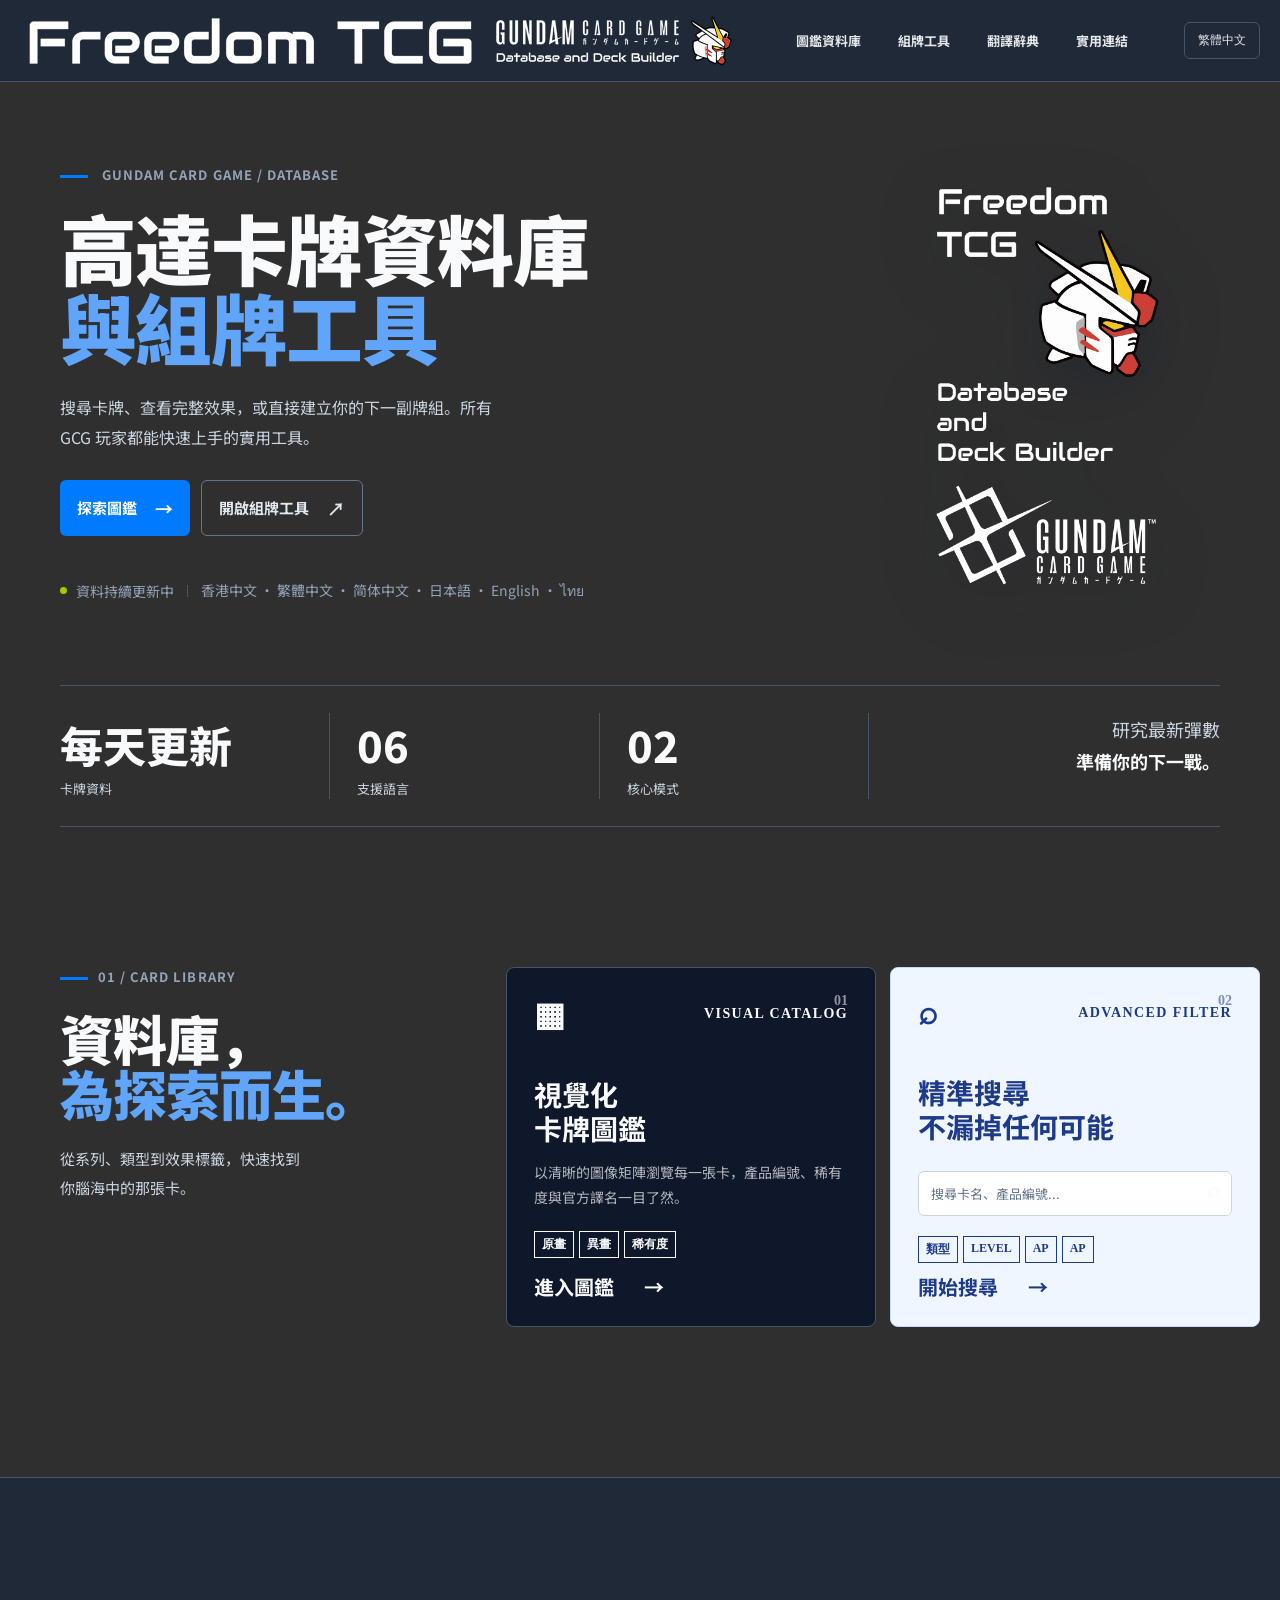
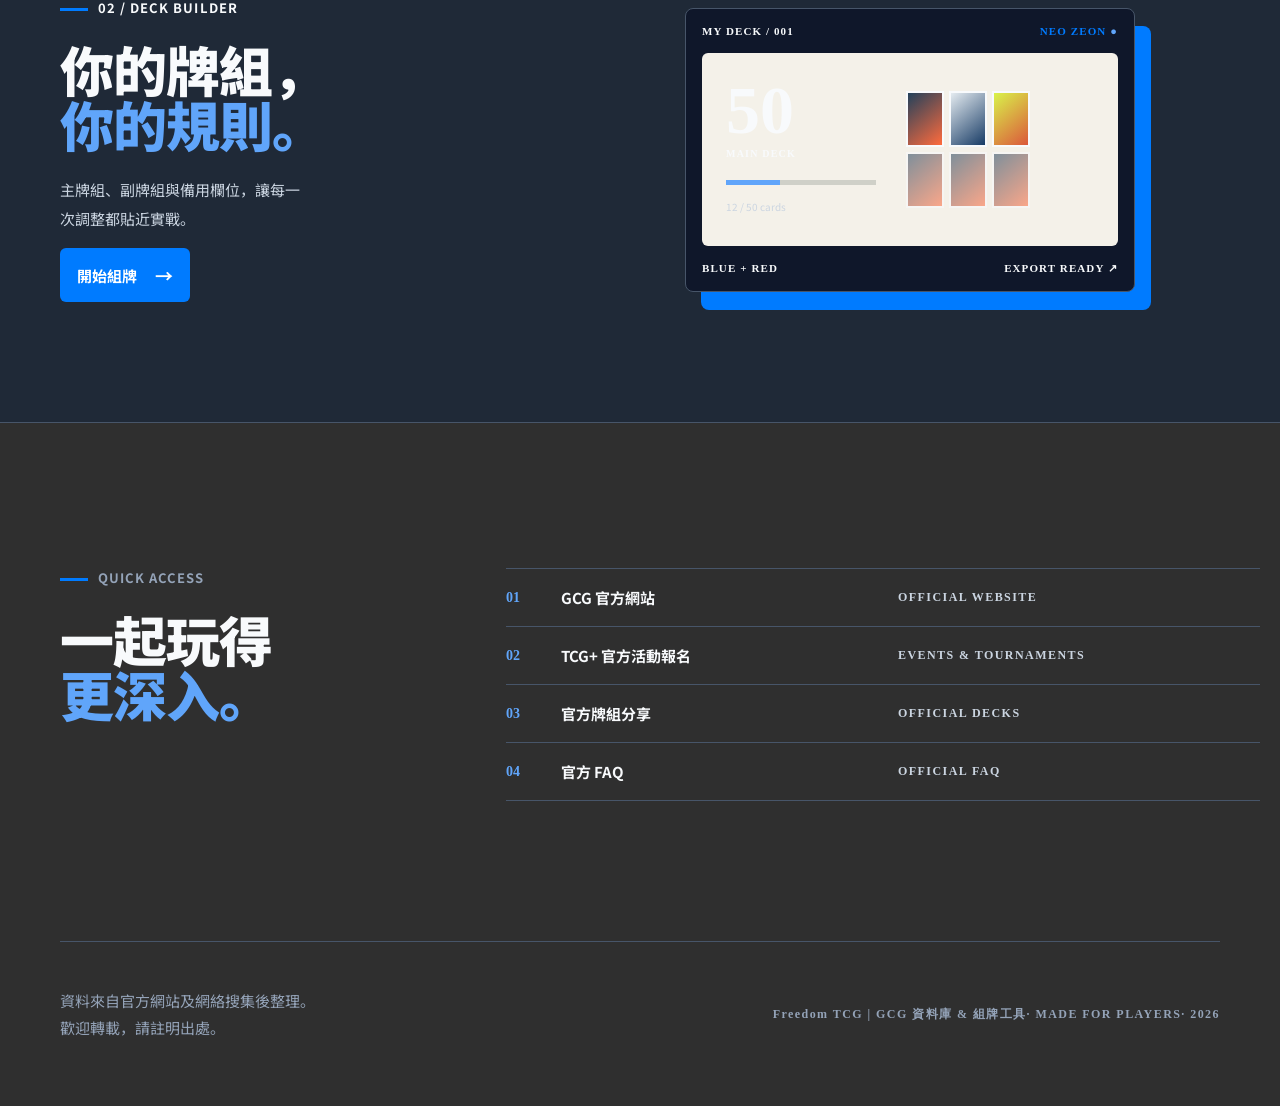
<file: index.html>
<!doctype html>
<html lang="zh-Hant">
<head>
  <meta charset="utf-8">
  <meta name="viewport" content="width=device-width, initial-scale=1">
  <meta name="description" content="Freedom TCG - Gundam Card Game 資料庫與組牌工具">
  <title>Freedom TCG | GCG 資料庫 & 組牌工具</title>
  <link rel="icon" href="FreedomGCG.ico" sizes="any">
  <link rel="preconnect" href="https://fonts.googleapis.com">
  <link rel="preconnect" href="https://fonts.gstatic.com" crossorigin>
  <link href="https://fonts.googleapis.com/css2?family=Noto+Sans+SC:wght@300;400;500;700;900&display=swap" rel="stylesheet">
  <link rel="stylesheet" href="styles.css">
</head>
<body>
  <div class="site-shell">
    <header class="topbar">
      <a class="brand" href="#top" aria-label="Freedom TCG 首頁">
        <picture>
          <source media="(max-width: 760px)" srcset="FreedomTCG_GCG_Header_M_Logo-01.png">
          <img class="brand-logo" src="FreedomTCG_GCG_Header_D_Logo-01.png" alt="Freedom TCG">
        </picture>
      </a>
      <nav class="nav-links" aria-label="主要導覽">
        <a href="#collection" data-i18n="navCollection">圖鑑資料庫</a>
        <a href="#builder" data-i18n="navBuilder">組牌工具</a>
        <a href="dictionary.html" data-i18n="navDictionary">翻譯辭典</a>
        <a href="#links" data-i18n="navLinks">實用連結</a>
      </nav>
      <div class="top-actions">
        <div class="language-picker">
          <button class="language" type="button" aria-label="選擇語言" aria-expanded="false" aria-controls="language-menu"><span id="current-language">繁體中文</span></button>
          <div class="language-menu" id="language-menu" role="menu"></div>
        </div>
      </div>
    </header>

    <main id="top">
      <section class="hero section-wrap">
        <div class="reveal">
          <p class="eyebrow"><span></span> GUNDAM CARD GAME / DATABASE</p>
          <h1 data-i18n-html="heroTitle">GCG 卡牌資料庫<br><em>與組牌工具</em></h1>
          <p class="hero-description" data-i18n="heroDescription">搜尋卡牌、查看完整效果，或直接建立你的下一副牌組。所有 GCG 玩家都能快速上手的實用工具。</p>
          <div class="hero-actions">
            <a class="button button-primary" href="https://gcg.freedom-tcg.org/?mode=collection" target="_blank" rel="noreferrer" data-i18n-html="explore">探索圖鑑 <span>→</span></a>
            <a class="button button-quiet" href="https://gcg.freedom-tcg.org/?mode=deck" target="_blank" rel="noreferrer" data-i18n-html="openBuilder">開啟組牌工具 <span>↗</span></a>
          </div>
          <div class="hero-meta"><span class="status-dot"></span> <span data-i18n="updating">資料持續更新中</span> <i></i> 香港中文 · 繁體中文 · 简体中文 · 日本語 · English · ไทย</div>
        </div>
        <div class="reveal reveal-delay" aria-label="Freedom TCG logo">
          <img class="hero-logo" src="FreedomTCG_GCG_Logo_H-01.png" alt="Freedom TCG GCG Logo">
        </div>
      </section>

      <section class="stats section-wrap reveal" aria-label="平台資料">
        <div><strong data-i18n="dailyUpdate">每天更新</strong><small data-i18n="cards">卡牌資料</small></div>
        <div><strong>06</strong><small data-i18n="languages">支援語言</small></div>
        <div><strong>02</strong><small data-i18n="modes">核心模式</small></div>
        <div class="stats-note" data-i18n-html="statsNote">研究最新彈數<br><b>準備你的下一戰。</b></div>
      </section>

      <section class="feature-section section-wrap" id="collection">
        <div class="section-heading reveal">
			<p class="eyebrow"><span></span>01 / CARD LIBRARY</p>
			<h2 data-i18n-html="collectionTitle">資料庫，<br><em>為探索而生。</em></h2>
			<p data-i18n="collectionDescription">從系列、類型到效果標籤，快速找到你腦海中的那張卡。</p>
		</div>
        <div class="feature-grid">
			  <article class="feature-panel collection-panel reveal reveal-delay">
				  <div class="panel-number">01</div>
				  <div class="filter-top">
            <div class="panel-icon">▦</div>
            <span>VISUAL CATALOG</span>
          </div>
					  <h3 data-i18n-html="visualLibrary">視覺化<br>卡牌圖鑑</h3>
					  <p data-i18n="visualDescription">以清晰的圖像矩陣瀏覽每一張卡，產品編號、稀有度與官方譯名一目了然。</p>
					  <div class="tag-row">
					  <span>原畫</span><span>異畫</span><span>稀有度</span>
				  </div>
				  <a href="https://gcg.freedom-tcg.org/?mode=collection" target="_blank" rel="noreferrer" class="panel-link" data-i18n-html="enterLibrary">進入圖鑑 <b>→</b></a>
			  </article>
			<article class="feature-panel filter-panel reveal reveal-delay-2 visible">
				<div class="panel-number">02</div>
				<div class="filter-top">
					<div class="panel-icon">⌕</div>
					<span>ADVANCED FILTER</span>
				</div>
				<h3 data-i18n-html="searchTitle">精準搜尋<br>不漏掉任何可能</h3>
				<div class="fake-search">
					<span data-i18n="searchPlaceholder">搜尋卡名、產品編號...</span>
					<b>⌕</b>
				</div>
				<div class="filter-chips">
					<span>類型</span>
					<span>LEVEL</span>
					<span>AP</span>
					<span>AP</span>
				</div>
				<a href="https://gcg.freedom-tcg.org/?mode=collection" target="_blank" rel="noreferrer" class="panel-link" data-i18n-html="startSearch">開始搜尋 <b>→</b></a>
			</article>
        </div>
      </section>

      <section class="builder-section" id="builder">
		  <div class="section-wrap builder-layout">
			  <div class="builder-copy reveal">
			  <p class="eyebrow"><span></span>02 / DECK BUILDER</p>
			  <h2 data-i18n-html="builderTitle">你的牌組，<br><em>你的規則。</em></h2>
			  <p data-i18n="builderDescription">主牌組、副牌組與備用欄位，讓每一次調整都貼近實戰。</p>
			  <a class="button button-primary" href="https://gcg.freedom-tcg.org/?mode=deck" target="_blank" rel="noreferrer" data-i18n-html="startBuilding">開始組牌 <span>→</span></a>
			  </div>
		  <div class="deck-preview reveal reveal-delay">
			  <div class="deck-header">
				  <span>MY DECK / 001</span>
				  <strong>NEO ZEON <i>●</i></strong>
			  </div>
		  <div class="deck-body">
			  <div class="deck-count">
				  <strong>50</strong><small>MAIN DECK</small>
				  <div class="count-bar"><i></i></div><span>12 / 50 cards</span></div>
				  <div class="mini-cards"><i></i><i></i><i></i><i></i><i></i><i></i></div></div>
				  <div class="deck-footer"><span>BLUE <b>+</b> RED</span><span>EXPORT READY ↗</span></div>
			  </div>
		  </div>	
	  </section>

      <section class="links-section section-wrap" id="links">
		  <div class="links-intro reveal"><p class="eyebrow"><span></span>QUICK ACCESS</p><h2 data-i18n-html="linksTitle">一起玩得<br><em>更深入。</em></h2></div><div class="link-list reveal reveal-delay">
			  <a href="https://www.gundam-gcg.com/" target="_blank" rel="noreferrer"><span class="link-index">01</span><b data-i18n="officialSite">GCG 官方網站</b><small>OFFICIAL WEBSITE</small></a>
			  <a href="https://www.bandai-tcg-plus.com/" target="_blank" rel="noreferrer"><span class="link-index">02</span><b data-i18n="eventRegistration">TCG+ 官方活動報名</b><small>EVENTS & TOURNAMENTS</small></a>
			  <a href="https://www.gundam-gcg.com/zh-tw/decks/" target="_blank" rel="noreferrer"><span class="link-index">03</span><b data-i18n="officialDecks">官方牌組分享</b><small>OFFICIAL DECKS</small></a>
			  <a href="https://www.gundam-gcg.com/zh-tw/rules/faqs/" target="_blank" rel="noreferrer"><span class="link-index">04</span><b data-i18n="officialFaq">官方 FAQ</b><small>OFFICIAL FAQ</small></a>
		  </div>
	  </section>
    </main>
    <footer class="footer section-wrap">
		<p data-i18n-html="footer">資料來自官方網站及網絡知識整理。歡迎轉載，但請註明出處。</p>
		<span class="footer-note">Freedom TCG | GCG 資料庫 & 組牌工具· MADE FOR PLAYERS· 2026</span>
	</footer>
  </div>
  <script src="script.js"></script>
</body>
</html>
</file>
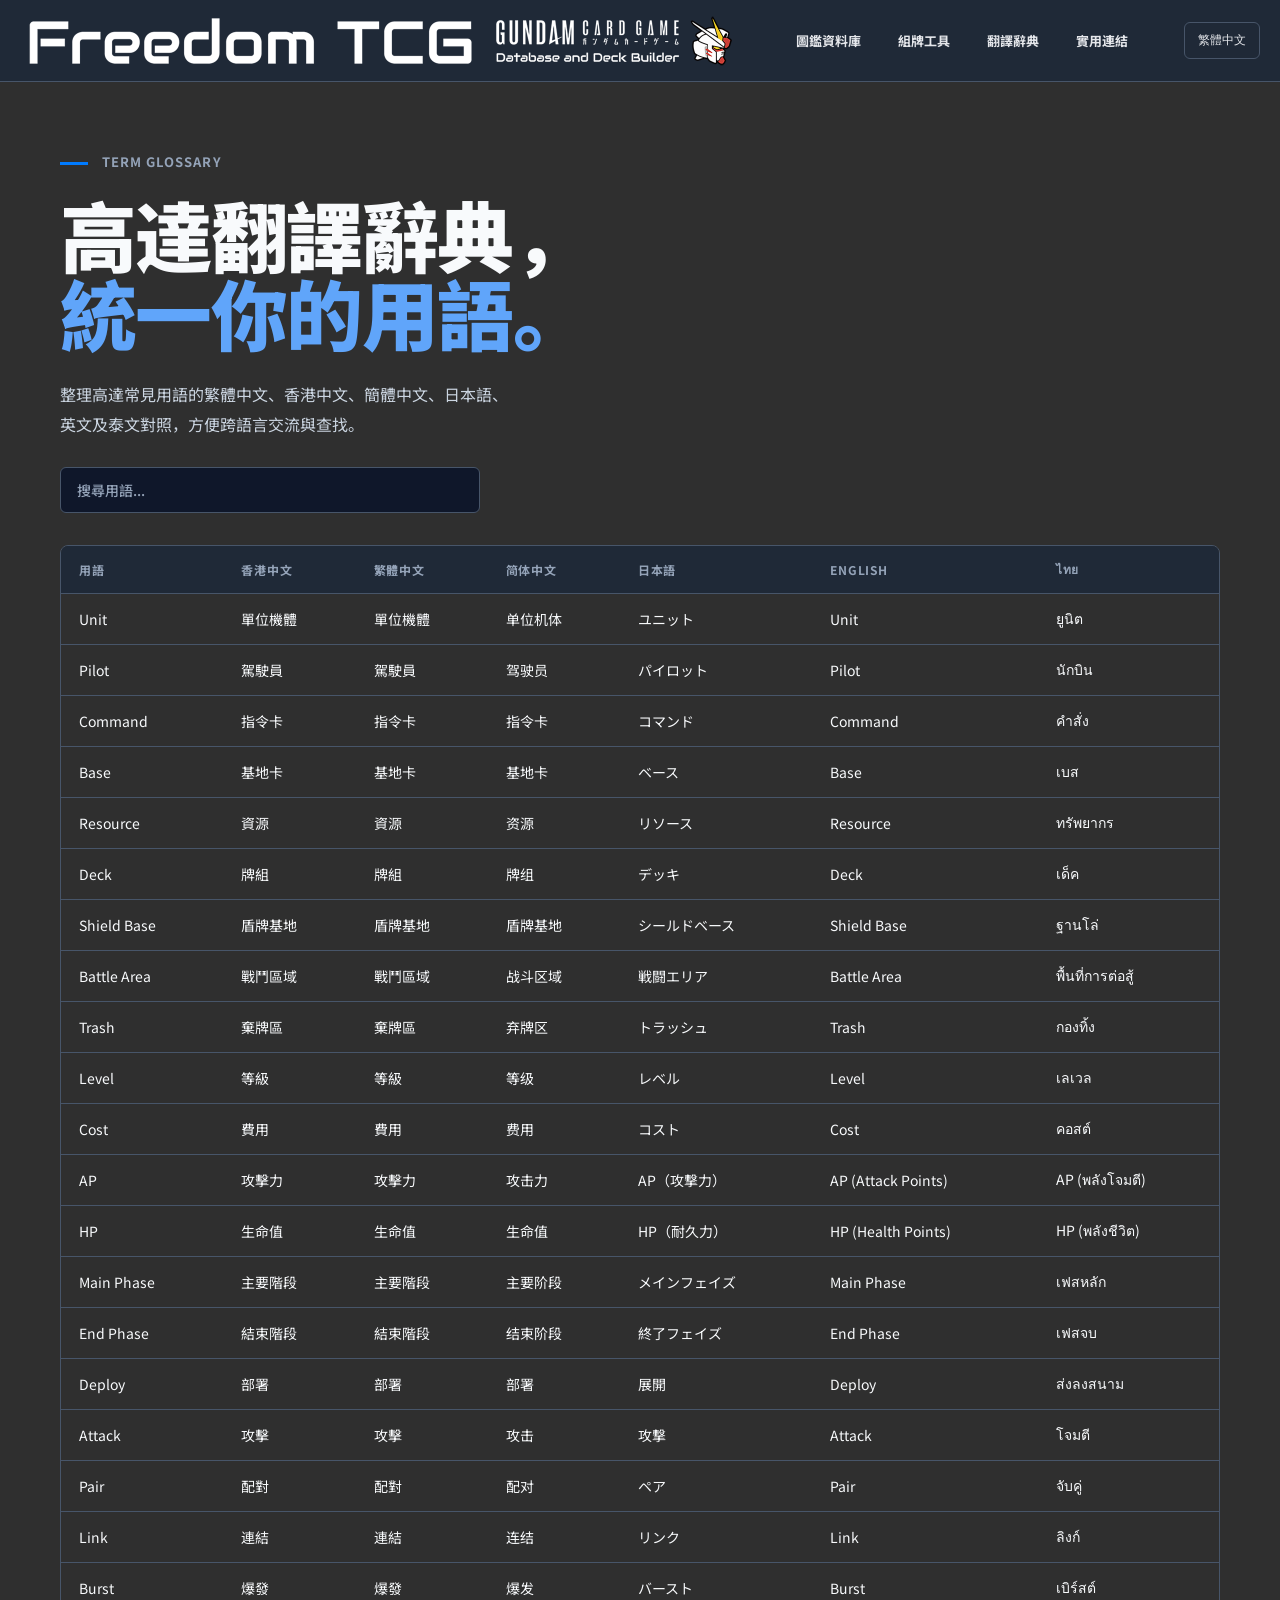
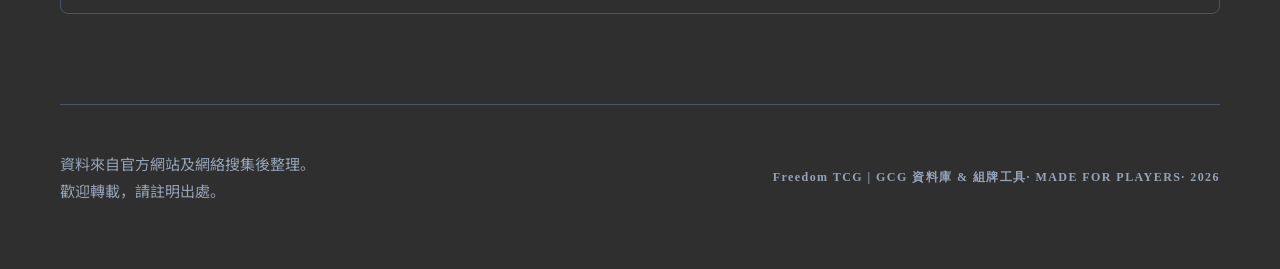
<file: dictionary.html>
<!doctype html>
<html lang="zh-Hant">
<head>
  <meta charset="utf-8">
  <meta name="viewport" content="width=device-width, initial-scale=1">
  <meta name="description" content="Freedom TCG - GCG 常用術語翻譯辭典">
  <title>Freedom TCG | 翻譯辭典</title>
  <link rel="icon" href="FreedomGCG.ico" sizes="any">
  <link rel="preconnect" href="https://fonts.googleapis.com">
  <link rel="preconnect" href="https://fonts.gstatic.com" crossorigin>
  <link href="https://fonts.googleapis.com/css2?family=Noto+Sans+SC:wght@300;400;500;700;900&display=swap" rel="stylesheet">
  <link rel="stylesheet" href="styles.css">
</head>
<body data-title-key="dictionaryPageTitle">
  <div class="site-shell">
    <header class="topbar">
      <a class="brand" href="index.html#top" aria-label="Freedom TCG 首頁">
        <picture>
          <source media="(max-width: 760px)" srcset="FreedomTCG_GCG_Header_M_Logo-01.png">
          <img class="brand-logo" src="FreedomTCG_GCG_Header_D_Logo-01.png" alt="Freedom TCG">
        </picture>
      </a>
      <nav class="nav-links" aria-label="主要導覽">
        <a href="index.html#collection" data-i18n="navCollection">圖鑑資料庫</a>
        <a href="index.html#builder" data-i18n="navBuilder">組牌工具</a>
        <a href="dictionary.html" data-i18n="navDictionary">翻譯辭典</a>
        <a href="index.html#links" data-i18n="navLinks">實用連結</a>
      </nav>
      <div class="top-actions">
        <div class="language-picker">
          <button class="language" type="button" aria-label="選擇語言" aria-expanded="false" aria-controls="language-menu"><span id="current-language">繁體中文</span></button>
          <div class="language-menu" id="language-menu" role="menu"></div>
        </div>
      </div>
    </header>

    <main id="top">
      <section class="hero section-wrap dictionary-section">
        <div class="reveal">
          <p class="eyebrow"><span></span> <b data-i18n="dictionaryEyebrow">TERM GLOSSARY</b></p>
          <h1 data-i18n-html="dictionaryTitle">高達翻譯辭典，<br><em>統一你的用語。</em></h1>
          <p class="hero-description" data-i18n="dictionaryDescription">整理高達常見用語的繁體中文、香港中文、簡體中文、日本語、英文及泰文對照，方便跨語言交流與查找。</p>

          <div class="dict-search">
            <input id="dictionary-search" type="search" data-i18n-placeholder="dictionarySearchPlaceholder" placeholder="搜尋用語...">
          </div>

          <div class="dict-table-wrap">
            <table class="dict-table">
              <thead>
                <tr>
                  <th data-i18n="dictionaryColTerm">用語</th>
                  <th>香港中文</th>
                  <th>繁體中文</th>
                  <th>简体中文</th>
                  <th>日本語</th>
                  <th>English</th>
                  <th>ไทย</th>
                </tr>
              </thead>
              <tbody>
                <tr><td>Unit</td><td>單位機體</td><td>單位機體</td><td>单位机体</td><td>ユニット</td><td>Unit</td><td>ยูนิต</td></tr>
                <tr><td>Pilot</td><td>駕駛員</td><td>駕駛員</td><td>驾驶员</td><td>パイロット</td><td>Pilot</td><td>นักบิน</td></tr>
                <tr><td>Command</td><td>指令卡</td><td>指令卡</td><td>指令卡</td><td>コマンド</td><td>Command</td><td>คำสั่ง</td></tr>
                <tr><td>Base</td><td>基地卡</td><td>基地卡</td><td>基地卡</td><td>ベース</td><td>Base</td><td>เบส</td></tr>
                <tr><td>Resource</td><td>資源</td><td>資源</td><td>资源</td><td>リソース</td><td>Resource</td><td>ทรัพยากร</td></tr>
                <tr><td>Deck</td><td>牌組</td><td>牌組</td><td>牌组</td><td>デッキ</td><td>Deck</td><td>เด็ค</td></tr>
                <tr><td>Shield Base</td><td>盾牌基地</td><td>盾牌基地</td><td>盾牌基地</td><td>シールドベース</td><td>Shield Base</td><td>ฐานโล่</td></tr>
                <tr><td>Battle Area</td><td>戰鬥區域</td><td>戰鬥區域</td><td>战斗区域</td><td>戦闘エリア</td><td>Battle Area</td><td>พื้นที่การต่อสู้</td></tr>
                <tr><td>Trash</td><td>棄牌區</td><td>棄牌區</td><td>弃牌区</td><td>トラッシュ</td><td>Trash</td><td>กองทิ้ง</td></tr>
                <tr><td>Level</td><td>等級</td><td>等級</td><td>等级</td><td>レベル</td><td>Level</td><td>เลเวล</td></tr>
                <tr><td>Cost</td><td>費用</td><td>費用</td><td>费用</td><td>コスト</td><td>Cost</td><td>คอสต์</td></tr>
                <tr><td>AP</td><td>攻擊力</td><td>攻擊力</td><td>攻击力</td><td>AP（攻撃力）</td><td>AP (Attack Points)</td><td>AP (พลังโจมตี)</td></tr>
                <tr><td>HP</td><td>生命值</td><td>生命值</td><td>生命值</td><td>HP（耐久力）</td><td>HP (Health Points)</td><td>HP (พลังชีวิต)</td></tr>
                <tr><td>Main Phase</td><td>主要階段</td><td>主要階段</td><td>主要阶段</td><td>メインフェイズ</td><td>Main Phase</td><td>เฟสหลัก</td></tr>
                <tr><td>End Phase</td><td>結束階段</td><td>結束階段</td><td>结束阶段</td><td>終了フェイズ</td><td>End Phase</td><td>เฟสจบ</td></tr>
                <tr><td>Deploy</td><td>部署</td><td>部署</td><td>部署</td><td>展開</td><td>Deploy</td><td>ส่งลงสนาม</td></tr>
                <tr><td>Attack</td><td>攻擊</td><td>攻擊</td><td>攻击</td><td>攻撃</td><td>Attack</td><td>โจมตี</td></tr>
                <tr><td>Pair</td><td>配對</td><td>配對</td><td>配对</td><td>ペア</td><td>Pair</td><td>จับคู่</td></tr>
                <tr><td>Link</td><td>連結</td><td>連結</td><td>连结</td><td>リンク</td><td>Link</td><td>ลิงก์</td></tr>
                <tr><td>Burst</td><td>爆發</td><td>爆發</td><td>爆发</td><td>バースト</td><td>Burst</td><td>เบิร์สต์</td></tr>
              </tbody>
            </table>
            <p class="dict-empty" hidden data-i18n="dictionaryNoResults">找不到符合的用語。</p>
          </div>
        </div>
      </section>
    </main>
    <footer class="footer section-wrap">
		<p data-i18n-html="footer">資料來自官方網站及網絡知識整理。歡迎轉載，但請註明出處。</p>
		<span class="footer-note">Freedom TCG | GCG 資料庫 & 組牌工具· MADE FOR PLAYERS· 2026</span>
	</footer>
  </div>
  <script src="script.js"></script>
</body>
</html>
</file>
<file: styles.css>
:root{--ink:#111820;--paper:#f4f1e9;--acid:#d9f34a;--orange:#ff6b3d;--muted:#737a7e;--line:#cfd0c8}*{box-sizing:border-box}html{scroll-behavior:smooth}body{margin:0;background:var(--paper);color:var(--ink);font-family:'Noto Sans TC',sans-serif}a{color:inherit;text-decoration:none}.site-shell{overflow:hidden}.section-wrap{width:min(1160px,calc(100% - 80px));margin:auto}.topbar{height:82px;width:min(1280px,calc(100% - 80px));margin:auto;display:flex;align-items:center;justify-content:space-between;border-bottom:1px solid var(--line)}.brand{display:flex;align-items:center;gap:10px;font-family:'Barlow Condensed',sans-serif;letter-spacing:.04em}.brand-mark{display:grid;place-items:center;background:var(--ink);color:var(--acid);font-size:25px;font-weight:800;width:34px;height:34px;transform:skew(-10deg)}.brand strong{display:block;font-size:21px;line-height:18px}.brand small{display:block;font-family:'Noto Sans TC',sans-serif;font-size:8px;color:var(--muted);letter-spacing:.16em}.nav-links{display:flex;gap:37px;font-size:13px;font-weight:700}.nav-links a:hover,.link-list a:hover{color:var(--orange)}.top-actions{display:flex;gap:12px;align-items:center}.language,.icon-button{border:1px solid var(--line);background:transparent;padding:9px 13px;font:500 12px 'Noto Sans TC';cursor:pointer}.icon-button{font-size:17px;padding:5px 10px}.hero{min-height:570px;display:grid;grid-template-columns:70% 30%;align-items:center;position:relative}.eyebrow{font:700 13px 'Barlow Condensed',sans-serif;letter-spacing:.15em;color:var(--muted);margin:0 0 24px}.eyebrow span{display:inline-block;width:28px;height:3px;background:var(--orange);vertical-align:middle;margin-right:10px}.hero h1,h2{font-size:clamp(48px,6vw,82px);line-height:1.02;letter-spacing:-.04em;margin:0;font-weight:900}.hero h1 em,h2 em{color:var(--orange);font-style:normal}.hero-description{max-width:460px;color:#596168;line-height:1.9;font-size:16px;margin:27px 0}.hero-actions{display:flex;gap:11px}.button{display:inline-flex;align-items:center;gap:30px;padding:14px 17px;font-size:15px;font-weight:700}.button-primary{background:var(--ink);color:var(--paper)}.button-primary:hover{background:var(--orange)}.button-quiet{border:1px solid var(--line)}.button span{font-size:18px}.hero-meta{font-size:12px;color:var(--muted);margin-top:44px;display:flex;align-items:center;gap:9px}.status-dot{width:7px;height:7px;border-radius:50%;background:#a6c900}.hero-meta i{width:1px;height:12px;background:var(--line);margin:0 4px}.hero-logo{display:block;width:min(100%,270px);height:auto;margin:0 auto;filter:drop-shadow(0 18px 32px rgba(15,23,42,.28))}.visual-label{position:absolute;left:18%;top:17%;font:700 12px/1.05 'Barlow Condensed';letter-spacing:.12em;color:var(--muted);transform:rotate(-8deg)}.visual-label strong{font-size:31px;color:var(--ink)}.card-stack{position:relative;width:270px;height:350px;transform:rotate(7deg)}.playing-card{position:absolute;width:192px;height:280px;border:7px solid var(--ink);background:var(--ink);box-shadow:12px 15px 0 rgba(17,24,32,.15)}.card-back{left:1px;top:37px;transform:rotate(-17deg);background:var(--orange);color:var(--ink);display:grid;place-items:center;align-content:center;border-color:var(--orange);font:800 54px 'Barlow Condensed';outline:1px solid var(--ink);outline-offset:-14px}.card-back small{font:700 8px 'Barlow Condensed';letter-spacing:.2em}.card-featured{right:0;top:0;z-index:2;transform:rotate(9deg);background:#e6e5db}.card-art{height:184px;background:linear-gradient(140deg,#152d4d 12%,#b2d4db 13%,#e37b56 53%,#19273a 54%);position:relative}.card-art:after{content:'RX-78';position:absolute;bottom:12px;left:20px;color:white;font:800 35px 'Barlow Condensed';opacity:.8}.card-info{padding:10px;color:var(--ink)}.card-info b{font:700 9px 'Barlow Condensed';color:var(--orange)}.card-info strong{font:800 21px 'Barlow Condensed';display:block}.card-info small{font-size:8px;color:var(--muted)}.card-chip{position:absolute;z-index:3;bottom:14px;left:45px;background:var(--acid);padding:8px 12px;font:800 18px 'Barlow Condensed';box-shadow:4px 4px 0 var(--ink)}.card-chip span{font-size:8px;letter-spacing:.12em;margin-left:5px}.orbit{position:absolute;border:1px solid #c6c9bc;border-radius:50%;width:380px;height:120px;transform:rotate(-28deg)}.orbit-two{width:500px;height:180px;transform:rotate(40deg)}.stats{border-top:1px solid var(--line);border-bottom:1px solid var(--line);display:grid;grid-template-columns:repeat(3,1fr) 1.3fr;padding:27px 0;margin-bottom:140px}.stats>div{border-right:1px solid var(--line);padding-left:27px}.stats>div:first-child{padding-left:0}.stats strong{display:block;font:800 43px 'Barlow Condensed'}.stats strong span{color:var(--orange)}.stats small{font-size:13px;color:var(--muted)}.stats-note{border:0!important;font-size:18px;line-height:1.8;color:var(--muted);text-align:right}.stats-note b{color:var(--ink)}.feature-section{display:grid;grid-template-columns:35% 65%;gap:40px;margin-bottom:150px}.section-heading h2,.links-intro h2,.builder-copy h2{font-size:54px}.section-heading>p:last-child,.builder-copy>p:last-of-type{font-size:15px;line-height:1.9;color:var(--muted);max-width:250px;margin-top:25px}.feature-grid{display:grid;grid-template-columns:1fr 1fr;gap:14px}.feature-panel{min-height:360px;padding:27px;position:relative}.collection-panel{background:var(--ink);color:var(--paper)}.filter-panel{background:var(--acid)}.panel-number{position:absolute;top:25px;right:27px;font:700 14px 'Barlow Condensed';opacity:.55}.panel-icon{font-size:33px;font-family:serif;margin-bottom:30px}.feature-panel h3{font-size:28px;line-height:1.2;margin:44px 0 15px}.feature-panel p{font-size:14px;line-height:1.8;opacity:.7}.tag-row,.filter-chips{display:flex;flex-wrap:wrap;gap:5px;margin-top:20px}.tag-row span,.filter-chips span{font:700 12px 'Barlow Condensed';border:1px solid currentColor;padding:4px 7px}.panel-link{position:absolute;bottom:25px;left:27px;font-size:20px;font-weight:700}.panel-link b{font-size:20px;margin-left:25px}.filter-top{display:flex;align-items:center;justify-content:space-between;font:700 14px 'Barlow Condensed';letter-spacing:.1em}.filter-top .panel-icon{margin:0}.filter-panel h3{font-size:28px;margin-top:44px}.fake-search{background:rgba(255,255,255,.45);padding:12px;color:#596168;font-size:13px;margin-top:28px}.fake-search b{float:right;font-size:20px;color:var(--ink);line-height:10px}.builder-section{background:var(--ink);color:var(--paper);padding:120px 0;margin-bottom:145px}.builder-layout{display:grid;grid-template-columns:1fr 1fr;align-items:center;gap:90px}.builder-copy p{color:#a8afb0}.deck-preview{border:1px solid #536067;background:#202a30;padding:16px;transform:rotate(3deg);box-shadow:16px 18px 0 var(--acid);max-width:450px}.deck-header,.deck-footer{display:flex;justify-content:space-between;font:700 11px 'Barlow Condensed';letter-spacing:.1em}.deck-header strong{color:var(--acid)}.deck-header i{color:var(--orange);font-style:normal}.deck-body{background:#f4f1e9;color:var(--ink);margin:16px 0;padding:30px 24px;display:flex;align-items:center;gap:30px}.deck-count strong{font:800 68px 'Barlow Condensed';line-height:.8;display:block}.deck-count small{font:700 10px 'Barlow Condensed';letter-spacing:.12em}.count-bar{height:5px;background:#cfd0c8;width:150px;margin:18px 0 7px}.count-bar i{display:block;width:36%;height:100%;background:var(--orange)}.deck-count span{font-size:10px;color:var(--muted)}.mini-cards{display:grid;grid-template-columns:repeat(3,38px);gap:5px}.mini-cards i{height:56px;background:linear-gradient(140deg,#22415b,#ff6b3d);border:2px solid var(--ink)}.mini-cards i:nth-child(2){background:linear-gradient(140deg,#e4ebf0,#173b65)}.mini-cards i:nth-child(3){background:linear-gradient(140deg,#d9f34a,#db583b)}.mini-cards i:nth-child(n+4){opacity:.55}.links-section{display:grid;grid-template-columns:35% 65%;gap:40px;margin-bottom:140px}.link-list{border-top:1px solid var(--line);font-size:15px}.link-list a{display:grid;grid-template-columns:45px 1fr 1fr 25px;align-items:center;gap:10px;padding:18px 0;border-bottom:1px solid var(--line)}.link-index{font:700 14px 'Barlow Condensed';color:var(--orange)}.link-list b{font-size:15px}.link-list small{font:700 12px 'Barlow Condensed';letter-spacing:.12em;color:var(--muted)}.link-list>a>span:last-child{font-size:18px;text-align:right}.footer{border-top:1px solid var(--line);padding:30px 0 50px;display:flex;align-items:center;justify-content:space-between}.footer p{font-size:10px;line-height:1.8;color:var(--muted)}.footer-note{font:700 12px 'Barlow Condensed';letter-spacing:.12em;color:var(--muted)}.reveal{opacity:0;transform:translateY(22px);transition:opacity .7s ease,transform .7s ease}.reveal.visible{opacity:1;transform:none}.reveal-delay{transition-delay:.12s}.reveal-delay-2{transition-delay:.22s}
@media(max-width:760px){.section-wrap,.topbar{width:calc(100% - 36px)}.topbar{height:70px}.nav-links{display:none}.hero{display:block;padding-top:70px;min-height:850px}.hero h1{font-size:57px}.hero-description{font-size:13px}.hero-meta{margin-top:30px}.stats{grid-template-columns:repeat(3,1fr);margin-bottom:90px;gap:0}.stats>div{padding-left:12px}.stats strong{font-size:32px}.stats-note{display:none}.feature-section,.links-section,.builder-layout{display:block;margin-bottom:90px}.section-heading{margin-bottom:40px}.section-heading h2,.links-intro h2,.builder-copy h2{font-size:46px}.feature-grid{grid-template-columns:1fr}.feature-panel{min-height:340px}.builder-section{padding:85px 0;margin-bottom:90px}.builder-copy{margin-bottom:50px}.deck-preview{box-shadow:9px 10px 0 var(--acid)}.links-intro{margin-bottom:45px}.link-list a{grid-template-columns:34px 1fr 25px}.link-list small{display:none}.footer{display:block}.footer p{margin:25px 0}.footer-note{display:block}.hero-actions{flex-wrap:wrap}}

/* Match the existing GCG tool: dark workspace, white surfaces and blue actions. */
:root{--ink:#f8fafc;--paper:#2f2f2f;--acid:#007bff;--orange:#60a5fa;--muted:#cbd5e1;--line:#475569}
body{background:#2f2f2f;color:#f8fafc;font-family:'Noto Sans SC',sans-serif}
.topbar{width:100%;padding:0 max(20px,calc((100% - 1280px)/2));border-bottom:1px solid #475569;background:#1f2937}
.topbar .brand{display:block;flex:none;line-height:0}
.brand-logo{display:block;width:720px;height:auto}
.brand-mark{background:#007bff;color:#fff;transform:none;border-radius:6px}
.brand strong{font:700 18px 'Noto Sans SC',sans-serif;letter-spacing:0}
.brand small{color:#94a3b8;letter-spacing:.08em}
.nav-links a,.language,.icon-button{color:#e5e7eb}
.language,.icon-button{border-color:#475569;border-radius:6px}
.language-picker{position:relative}.language-menu{position:absolute;right:0;top:calc(100% + 8px);z-index:10;display:none;min-width:136px;padding:5px;background:#1f2937;border:1px solid #475569;border-radius:6px;box-shadow:0 12px 24px rgba(15,23,42,.3)}.language-picker.open .language-menu{display:block}.language-menu button{display:block;width:100%;border:0;background:transparent;padding:8px 10px;color:#e5e7eb;text-align:left;font:500 12px 'Noto Sans SC',sans-serif;cursor:pointer;border-radius:4px}.language-menu button:hover,.language-menu button[aria-current="true"]{background:#334155;color:#fff}
.hero{width:100%;max-width:none;padding:70px max(20px,calc((100% - 1160px)/2));background:#2f2f2f}
.eyebrow{font-family:'Noto Sans SC',sans-serif;letter-spacing:.08em;color:#94a3b8}
.eyebrow span{background:#007bff}
.hero h1,h2{letter-spacing:-.02em}
.hero h1 em,h2 em{color:#60a5fa}
.hero-description,.section-heading>p:last-child,.builder-copy>p:last-of-type{color:#cbd5e1}
.button{border-radius:6px;gap:18px}
.button-primary{background:#007bff;color:#fff}
.button-primary:hover{background:#2563eb}
.button-quiet{border-color:#64748b;color:#e2e8f0}
.hero-meta{color:#94a3b8;font-size:14px}
.orbit{border-color:#475569}
.playing-card{border-color:#f8fafc;box-shadow:12px 15px 0 rgba(15,23,42,.35);border-radius:6px;overflow:hidden}
.card-back{background:#1e3a8a;color:#fff;border-color:#60a5fa;outline-color:#93c5fd}
.card-featured{background:#f8fafc}
.card-art{background:linear-gradient(140deg,#1e3a8a 12%,#bfdbfe 13%,#60a5fa 53%,#172554 54%)}
.card-info{color:#111827}
.card-info b{color:#2563eb}
.card-chip{background:#007bff;color:#fff;box-shadow:4px 4px 0 #0f172a;border-radius:4px}
.stats{border-color:#475569}
.stats>div{border-color:#475569}
.stats strong{font-family:'Noto Sans SC',sans-serif}
.stats small,.stats-note{color:#cbd5e1}
.feature-panel{border:1px solid #475569;border-radius:8px}
.collection-panel{background:#0f172a}
.collection-panel{color:#f8fafc}
.filter-panel{background:#eff6ff;color:#1e3a8a;border-color:#bfdbfe}
.filter-panel p{color:#334155}
.fake-search{background:#fff;border:1px solid #cbd5e1;color:#64748b;border-radius:6px}
.builder-section{background:#1f2937;color:#f8fafc;border-top:1px solid #475569;border-bottom:1px solid #475569}
.builder-copy h2,.builder-copy .eyebrow{color:#f8fafc}
.deck-preview{background:#0f172a;border-color:#475569;border-radius:8px;box-shadow:16px 18px 0 #007bff}
.deck-body{border-radius:6px}
.link-list,.link-list a{border-color:#475569}
.footer{border-color:#475569}
.footer p,.footer-note{color:#94a3b8}
@media(max-width:760px){.hero{padding-left:18px;padding-right:18px}.topbar{padding:0 18px}.brand-logo{width:112px}.deck-preview{box-shadow:9px 10px 0 #007bff}}

.footer p{width:60%;font-size:15px}

.dictionary-section{padding-top:70px;padding-bottom:90px;display:block;min-height:auto}
.dict-search{margin:28px 0 32px;max-width:420px}
.dict-search input{width:100%;padding:12px 16px;background:#0f172a;border:1px solid #475569;border-radius:6px;color:#f8fafc;font:500 14px 'Noto Sans SC',sans-serif}
.dict-search input::placeholder{color:#94a3b8}
.dict-table-wrap{overflow-x:auto;border:1px solid #475569;border-radius:8px}
.dict-table{width:100%;border-collapse:collapse;font-size:14px}
.dict-table th,.dict-table td{padding:14px 18px;text-align:left;border-bottom:1px solid #475569;white-space:nowrap}
.dict-table th{background:#1f2937;color:#94a3b8;font:700 12px 'Noto Sans SC',sans-serif;letter-spacing:.06em;text-transform:uppercase}
.dict-table tbody tr:last-child td{border-bottom:none}
.dict-table tbody tr:hover{background:#1f2937}
.dict-empty{padding:24px 0;color:#94a3b8}
@media(max-width:760px){.dict-table th,.dict-table td{padding:10px 12px;font-size:13px}}
</file>
